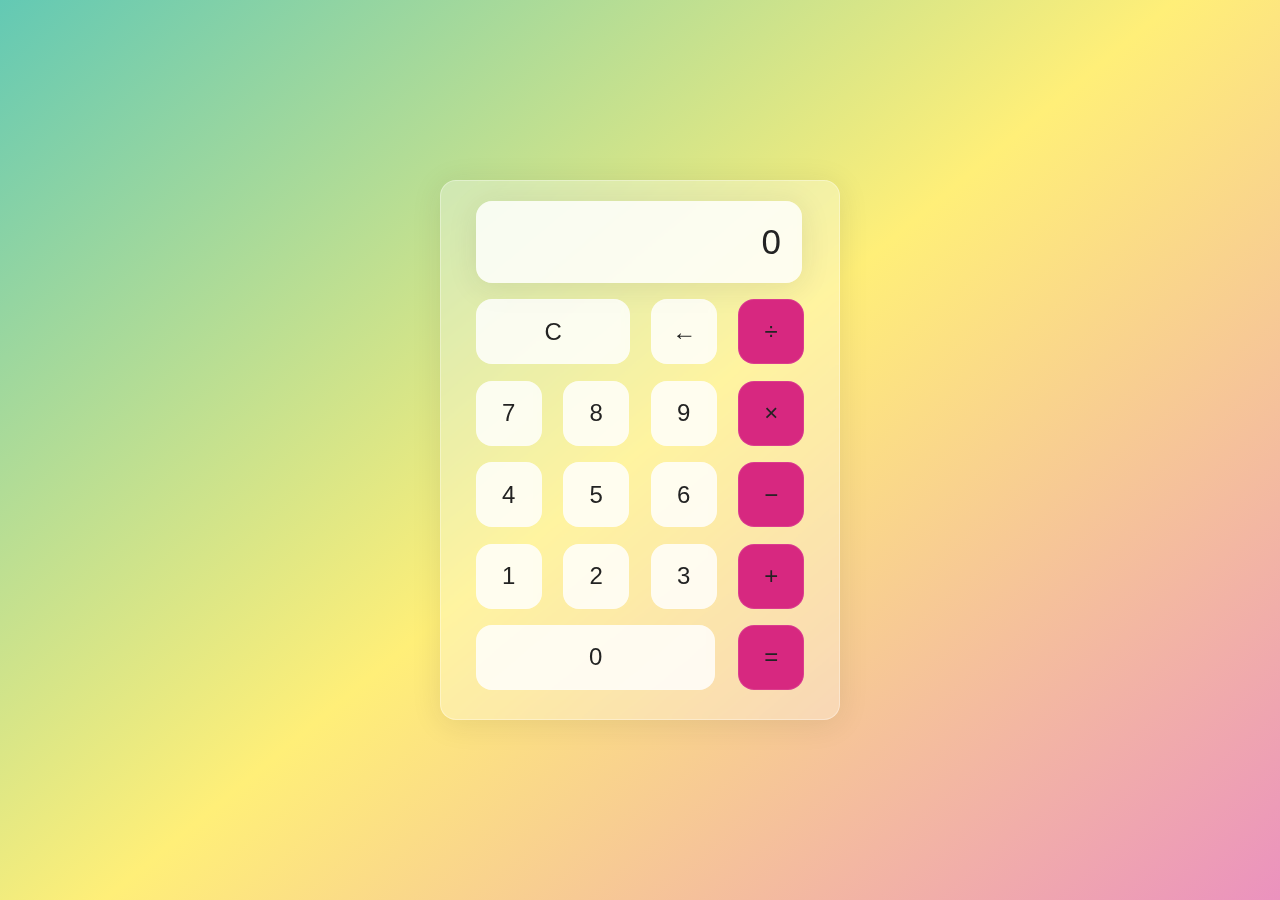
<file: Hesap Makinesi ( HTML + CSS+ JAVASCRİPT )/index.html>
<!DOCTYPE html>
<html lang="en">
<head>
    <meta charset="UTF-8">
    <meta name="viewport" content="width=device-width, initial-scale=1.0">
    <link rel="stylesheet" href="style.css">
    <title>Hesap makinesi</title>
</head>
<body>
    <div class="wrapper">
        <section class="screen">
            0
        </section>

        <selection class = "calc-buttons">
            <div class = "calc-button-row">
                <button class = "calc-button double">
                    C
                </button>
                <button class = "calc-button">
                    &larr;
                </button>
                <button class = "calc-button">&divide;</button>
            </div>
            <div class="calc-button-row">
                <button class="calc-button">
                    7
                </button>
                <button class="calc-button">
                    8
                </button>
                <button class="calc-button">
                    9
                </button>
                <button class="calc-button">
                    &times;
                </button>
            </div>
            <div class="calc-button-row">
                <button class="calc-button">
                    4
                </button>
                <button class="calc-button">
                    5
                </button>
                <button class="calc-button">
                    6
                </button>
                <button class="calc-button">
                    &minus;
                </button>
            </div>

            <div class="calc-button-row">
                <button class="calc-button">
                    1
                </button>
                <button class="calc-button">
                    2
                </button>
                <button class="calc-button">
                    3
                </button>
                <button class="calc-button">
                    &plus;
                </button>
            </div>

            <div class="calc-button-row">
                <button class="calc-button triple">
                    0
                </button>
                <button class="calc-button">
                    &equals;
                
            </div>

        </selection>
    </div>

    <script src="script.js"></script>
</body>
</html>
</file>
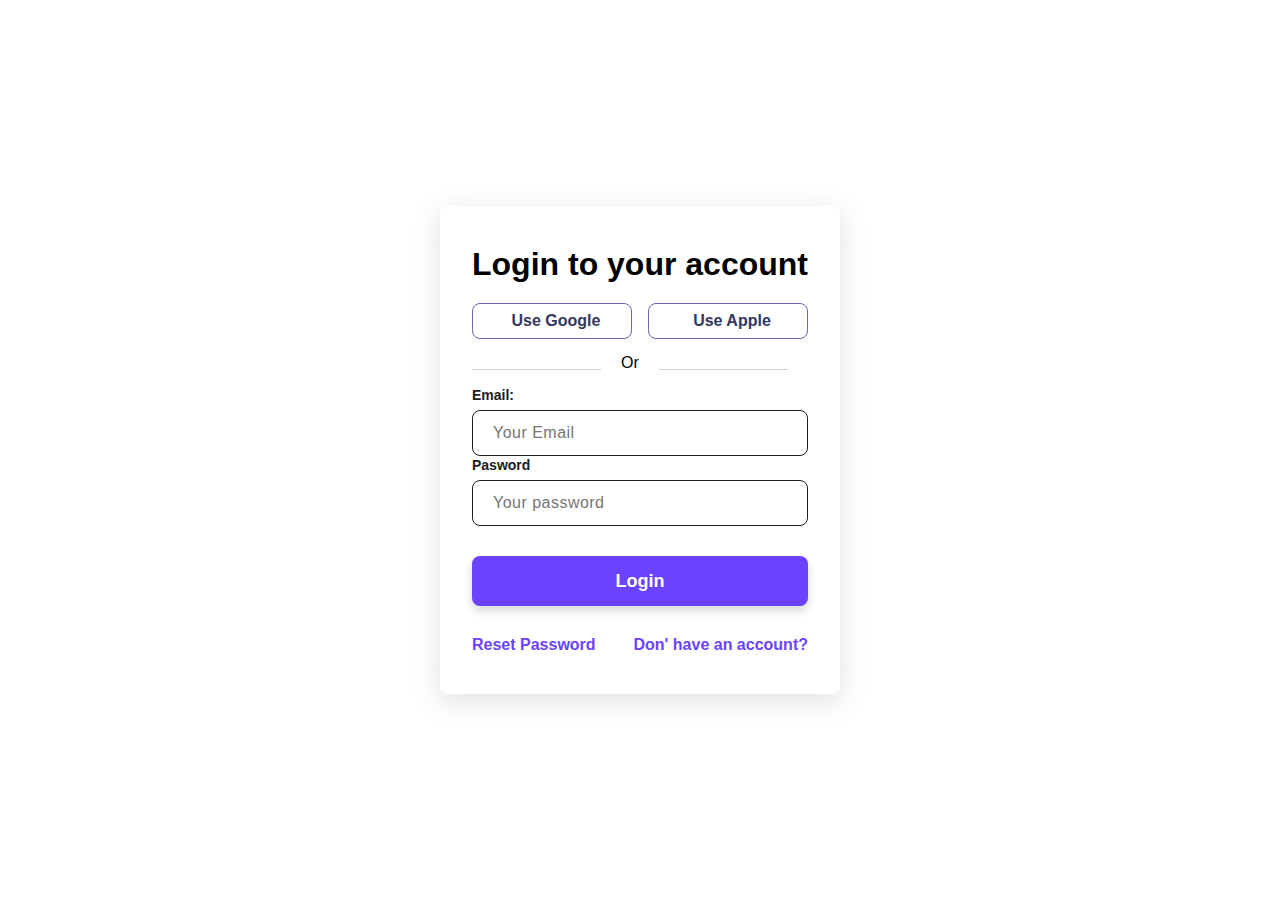
<file: WEB Login/index.html>
<!DOCTYPE html>
<html lang="en">
<head>
    <meta charset="UTF-8">
    <meta name="viewport" content="width=device-width, initial-scale=1.0">
    <link rel="stylesheet" href="style.css">
    <title>Giriş ekranı</title>
</head>
<body>
    <div class="logo"></div>
    <div class="container">
        <h1>Login to your account</h1>
        <div class="social-login">
            <button class="google">
                <i class='bx bxl-google' ></i>
                Use Google
            </button>

            <button class="google">
                <i class='bx bxl-apple' ></i>
                Use Apple
            </button>
        </div>
        <div class="divider">
             <div class="line"></div>
             <p>Or</p>
             <div class="line"></div>
             <i class='bx bx-at'></i>
        </div>
        
        <form>
            <label for="email">Email:</label>
            <div class="custome-input">
                <input type="email" name="email"
                placeholder="Your Email" autocomplete="off">
                <i class='bx bx-at'></i>
            </div>
            <label for="password">Pasword</label>
            <div class="custome-input">
                <input type="password" name="password"
                placeholder="Your password">
                <i class='bx bx-lock-alt' ></i>
            </div>
            <button class="login">Login</button>
            <div class="links">
                <a href="#">Reset Password</a>
                <a href="#">Don' have an account?</a>
            </div>
        </form>

    </div>                            

</body>
</html>
</file>
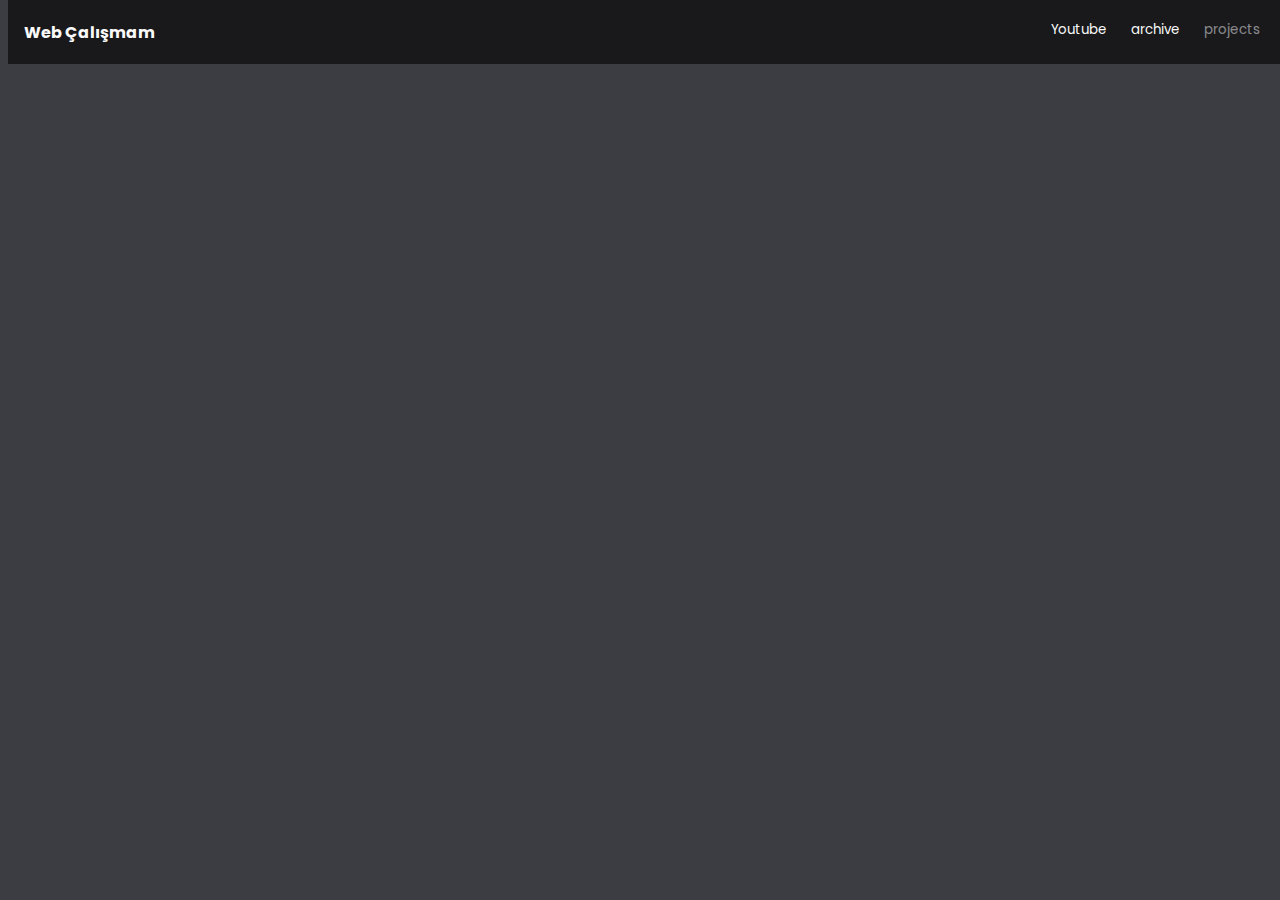
<file: Üst bar/index.html>
<!DOCTYPE html>
<html lang="en">
<head>
    <meta charset="UTF-8">
    <meta name="viewport" content="width=device-width, initial-scale=1.0">
    <link href="https://fonts.googleapis.com/icon?family=Material+Icons"
      rel="stylesheet">
      <link rel="stylesheet" href="style.css">
    <title>Üst bar</title>
</head>
<body>
    <nav class="navbar">
        <div class="navbar-overlay" onclick="toggleMenuOpen()"></div>

        <button type="button" class="navbar-burger" onclick="toggleMenuOpen()">
            <span class="material-icons">menu</span>
        </button>

        <h1 class="navbar-title">Web Çalışmam</h1>
        <nav class="navbar-menu">
            <button type="button" class="active">Youtube</button>
            <button type="button" class="active">archive</button>
            <button type="button">projects</button>

        </nav>

    </nav>

<script type="text/javascript">
    const toggleMenuOpen = () => document.body.classList.toggle("open");
</script>

    
</body>
</html>
</file>
<file: Hesap Makinesi ( HTML + CSS+ JAVASCRİPT )/style.css>
html{
    box-sizing: border-box;
    height: 100%;
}

*,
*::before,
*::after{
    box-sizing: inherit;
    margin: 0;
    padding: 0;
}

body{
    align-items: center;
    background: linear-gradient(320deg, #eb92be,#ffef78,#63c9b4);
    display: flex;
    font-family: 'dosis',sans-serif;
    font-display: swap;
    height: inherit;
    justify-content: center;
}

.wrapper{
    backdrop-filter:blur(5.5px);
    -webkit-backdrop-filter: blur(5.5px);
    border-radius: 16px;
    box-shadow: 0 4px 30px rgba(35, 35, 35, 0.1);
    color: #232323;
    backdrop-filter: blur(4px);
    -webkit-backdrop-filter: blur(4px);
    background-color: rgba(255, 255, 255, 0.30);
    border: 1px solid rgba(255, 255, 255, 0.34);
    flex-basis: 400px;
    height: 540px; 
    padding: 20px 35px;
}

.screen{
    backdrop-filter:blur(5.5px);
    -webkit-backdrop-filter:blur(5.5px);
    background: rgba(255, 255, 255, 0.75);
    border: 1px solid rgba(255, 255, 255, 0.01);
    border-radius: 16px;
    box-shadow: 0 4px 30px rgba(35, 35, 35, 0.1);
    color: #232323;
    font-size: 35px;
    overflow: auto;
    padding: 20px;
    text-align: right;
    width: 326px;
}

.calc-button-row{
    display: flex;
    justify-content: space-between;
    margin: 5% 0;
}

.calc-button{
    backdrop-filter: blur(5.5px);
    -webkit-backdrop-filter: blur(5.5px);
    background: rgba(255, 255, 255, 0.75);
    border: 1px solid rgba(255, 255, 255, 0.1);
    border-radius: 16px;
    box-shadow: 0 4px 30px(35,35,35,0.1);
    color: #232323;
    flex-basis: 20%;
    font-family: inherit;
    font-size: 24px;
    height: 65px;

}

.calc-button:last-child{
    backdrop-filter: blur(5.5px);
    -webkit-backdrop-filter: blur(5.5px);
    background: rgba(255, 255, 255, 0.75);
    border: 1px solid rgba(255, 255, 255, 0.1);
    border-radius: 16px;
    box-shadow: 0 4px 30px(35,35,35,0.1);
    color: #232323;
    background: #d72880;
    }

.cald-button:last-child:hover{
    background-color: inherit;
    color: inherit;
}

.calc-button:hover{
    background-color: inherit;
}

.cal-button:active{
    background-color: #ffef78;
}

.double{
    flex-basis: 47%;
}

.triple{
    flex-basis: 73%;
}
</file>
<file: WEB Login/style.css>
/*@import url('https://fonts.googleapis.com/css2?family=Mulish:ital,wght@0,200..1000;1,200..1000&display=swap');*/

*{
    padding: 0;
    margin: 0;
    box-sizing: border-box;
    font-family: 'Mulish', sans-serif;
}

body{
    height: 100vh;
    display: flex;
    align-items: center;
    justify-content: center;

}

.logo{
    position: absolute;
    top: 22px;
    left: 22px;
    display: flex;
    align-items: center;
    gap: 10px;
}

.logo a{
font-size: 24px;
font-weight: bold;
text-decoration: none;
color: #464646;
}

.container{
    width: 100;
    
    
    padding: 40px 32px;
    border-radius: 8px;
    box-shadow: rgba(100, 100, 111, 0.2) 0px 7px 29px 0px;
}

.container h1{
    font-size: 1.6 rem;
}

.container .social-login{
    display: flex;
    gap: 16px;
    margin-top: 20px;
}

.container .social-login button{
    padding: 8px;
    width: 100%;
    border-radius: 8px;
    display: flex;
    align-items: center;
    justify-content: center;
    gap: 8px;
    font-size: 1rem;
    font-weight: 700;
    color: #323760;
    border: 1px solid #6667b0;
    background-color: transparent;
    cursor: pointer;
    transition: all 0.3s ease;
}

.container .social-login button i{
    font-size: 26px;
}

.container .social-login button:hover{
    color: #6b43ff;
    border-color: #6b43ff;
}

.container .divider{
    display: flex;
    align-items: center;
    gap: 20px;
}

.container .divider .line{
    height: 1px;
    width: 100%;
    background: #1d1d1d;
    opacity: 0.2;
    margin: 30px 0 16px;
}

.container form label{
    color:#1d1d1d;
    font-size: 14px;
    font-weight: bold;
    letter-spacing: block;
    margin-top: 12px;
}

.container form .custome-input{
    position: relative;

}

.container form .custome-input input{
    color:#1d1d1d;
    font-size: 16px;
    font-weight: 500;
    width: 100%;
    height: 46px;
    letter-spacing: 0.03rem;
    border: 1px solid #1d1d1d;
    background: transparent;
    outline: none;
    border-radius: 8px;
    text-indent: 20px;
    margin-top: 6px;
    transition: all 0.3s ease;
}

.container form .custome-input input:focus{
    border-color: #5222fd;
}


.container form .custome-input inputi{
    position: absolute;
    font-size: 28px;
    right: 10px;
    top: 14px;
    transition: all 0.3s ease;
}

.container form .custome-input input:focus + i{
    color: #5222fd;
}

.container form .login{
    width: 100%;
    margin-top: 30px;
    background: #6b43ff;
    color: #fff;
    border: none;
    line-height: 50px;
    font-size: 18px;
    letter-spacing: 0.025;
    cursor: pointer;
    font-weight: 800;
    border-radius: 8px;
    box-shadow: 0 5px 10px rgba(0, 0, 0, 0.15);
    transition: all 0.3s ease;

}

.container form .login:hover{
    background: #5222fd;
}

.container .links{
    display: flex;
    justify-content: space-between;
    margin-top: 30px;
}

.container .links a{
    color: #6b43ff;
    font-weight: 600;
    font-size: 1rem;
    text-decoration: none;
    text-underline-offset: 6px;
    text-decoration-color: #6b43ff;
}

.container .links a:hover{
    text-decoration: underline;
}
</file>
<file: Üst bar/style.css>
@import url('https://fonts.googleapis.com/css2?family=Poppins:ital,wght@0,100;0,200;0,300;0,400;0,500;0,600;0,700;0,800;0,900;1,100;1,200;1,300;1,400;1,500;1,600;1,700;1,800;1,900&display=swap');

*{
    box-sizing: border-box;
}

body{
    background-color: #3b3d43;
}

button{
    border: 0;
    padding: 0;
    font-family: inherit;
    color: inherit;
    background: transparent;
    cursor: pointer;
}

.navbar{
    position: fixed;
    z-index: 1;
    top: 0;
    left: 1;
    display: flex;
    align-items: center;
    justify-content: center;
    width: 100%;
    height: 64px;
    background: #19191c;
    color: #f9f9f9;
    font-family: 'poppins';
}

.navbar-overlay{
    position: fixed;
    z-index: 2;
    top: 0;
    left: 0;
    width: 100%;
    height: 100%;
    background: rgba(0, 0, 0, 0.5);
    visibility: hidden;
    opacity: 0;
    transition: 0.5s;
}

body.open .navbar-overlay{
    visibility: visible;
    opacity: 1;
}

.navbar-burger{
    position: absolute;
    top: 0;
    left: 0;
    display: grid;
    place-items: center;
    width: 64px;
    height: 64px;
    padding: 0;
}

.navbar-title{
    font-size: 16px;
}

.navbar-menu{
    position: fixed;
    z-index: 3;
    top: 0;
    left: 0;
    translate: -100% 0;
    width: 270px;
    height: 100%;
    padding: 20px;
    display: flex;
    gap: 8px;
    flex-direction: column;
    align-items: flex-start;
    background: #000;
    visibility: hidden;
    transition: all 0.3s;
}

body.open .navbar-menu{
    translate: 0 0;
    visibility: visible;
}

.navbar-menu >button{
    color: rgba(255, 255, 255, 0.5);
    background-color: transparent;
    padding: 0 8px;
}

.navbar-menu > button.active{
    color: inherit;
}

.navbar-menu > button.active:hover{
    color: rgba(255, 255, 255, 0.75);
}

@media only screen and (min-width: 600px) {
    .navbar{
        justify-content: space-between;
        padding: 0 0 0 16px;
    }

    .navbar-overlay{
        display: none;
    }

    .navbar-burger{
        display: none;
    }

    .navbar-menu{
        position: static;
        translate: 0 0;
        width: auto;
        background: transparent;
        flex-direction: row;
        visibility: visible;
    }

    
}
</file>
